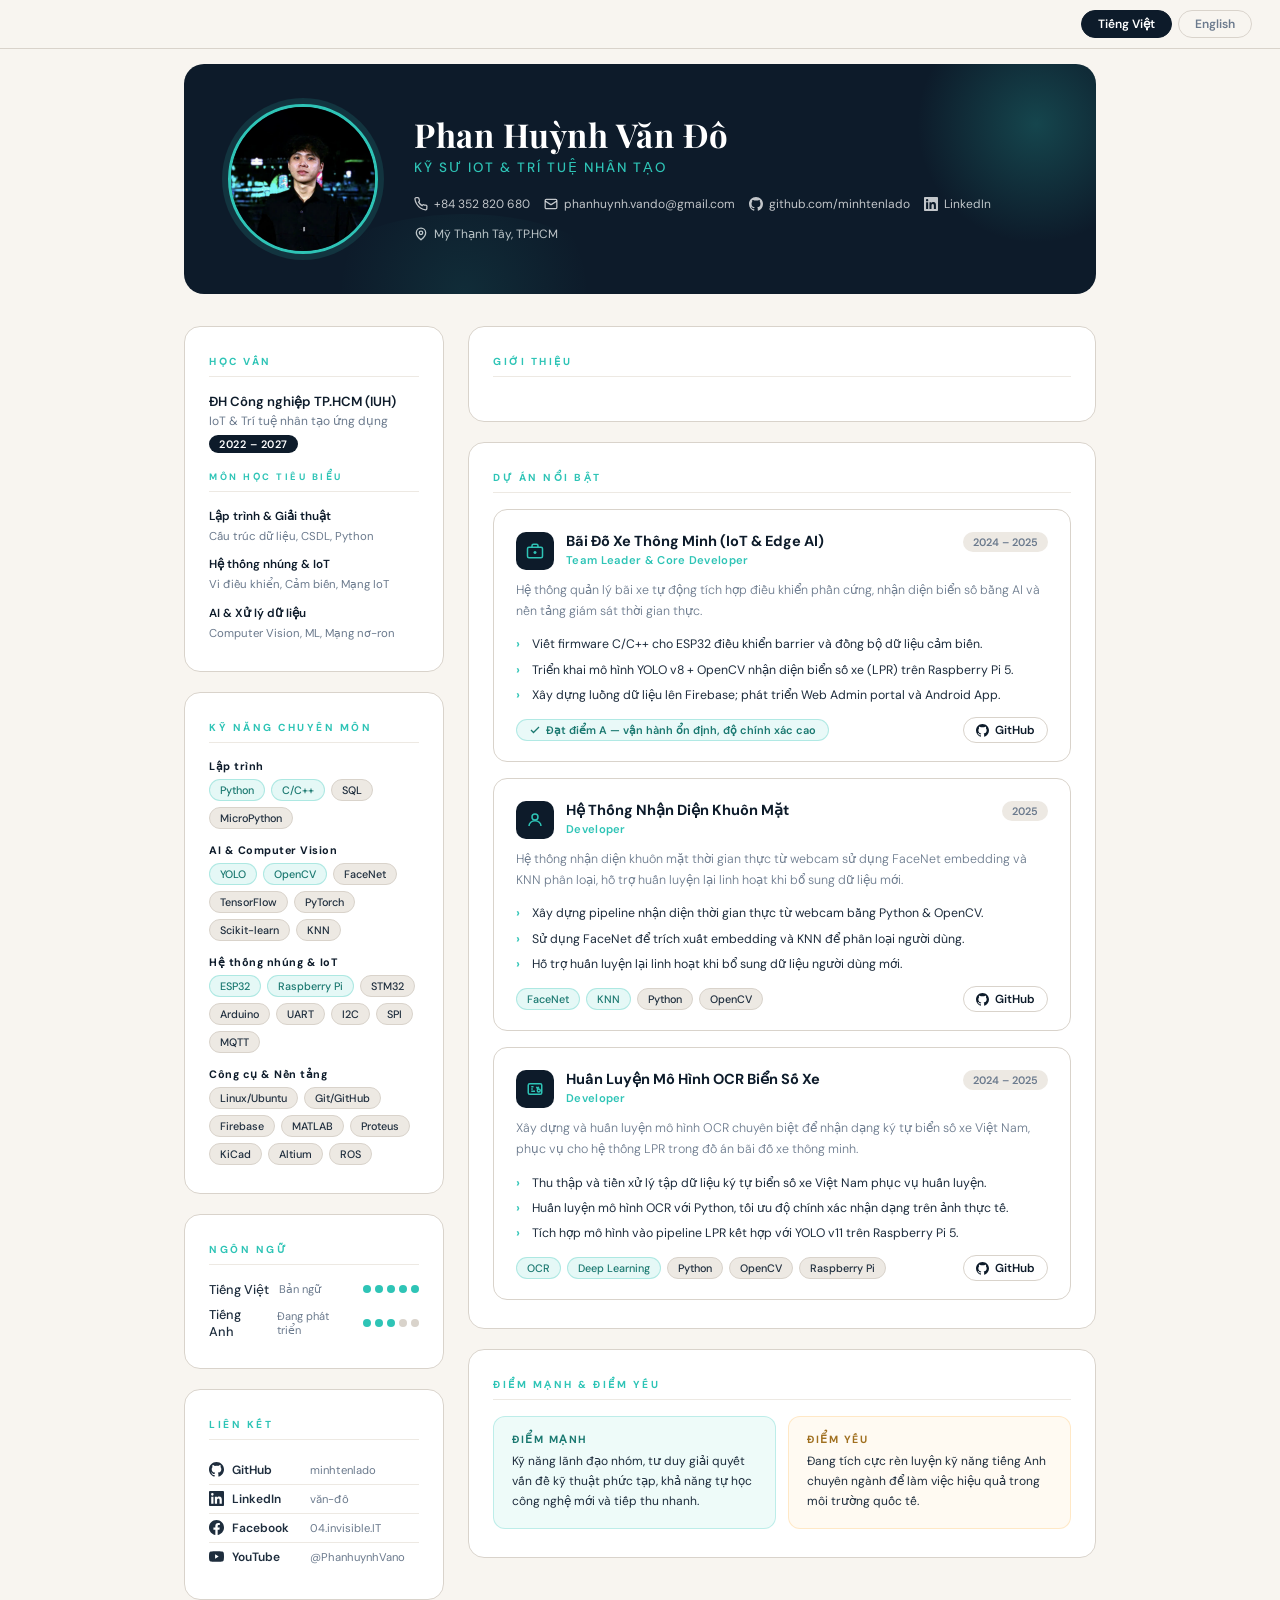
<file: index.html>
<!DOCTYPE html>
<html lang="vi">

<head>
    <meta charset="UTF-8" />
    <meta name="viewport" content="width=device-width, initial-scale=1.0" />
    <title>Phan Huỳnh Văn Đô — IoT & AI Engineer</title>
    <link href="https://fonts.googleapis.com/css2?family=DM+Sans:ital,wght@0,300;0,400;0,500;0,600;0,700;1,300&family=Playfair+Display:wght@600;700&display=swap" rel="stylesheet" />
    <link rel="stylesheet" href="assets/css/styles.css" />
</head>

<body>

    <!-- Language bar -->
    <div class="lang-bar">
        <button id="btn-vi" class="active" onclick="setLang('vi')">Tiếng Việt</button>
        <button id="btn-en" onclick="setLang('en')">English</button>
    </div>

    <div class="page">

        <!-- ── HERO ── -->
        <header class="hero">
            <div class="avatar-wrap">
                <img src="assets/image.png" alt="Phan Huỳnh Văn Đô" />
            </div>
            <div class="hero-text">
                <div class="hero-name">Phan Huỳnh Văn Đô</div>
                <div class="hero-title"
                    data-vi="Kỹ sư IoT &amp; Trí Tuệ Nhân Tạo"
                    data-en="IoT &amp; AI Engineer / R&amp;D Engineer">
                     Kỹ sư IoT &amp; Trí Tuệ Nhân Tạo
                </div>
                <div class="hero-contacts">
                    <a href="tel:+84352820680">
                        <svg width="14" height="14" viewBox="0 0 24 24" fill="none" stroke="currentColor" stroke-width="2.2">
                            <path d="M22 16.92v3a2 2 0 0 1-2.18 2 19.79 19.79 0 0 1-8.63-3.07A19.5 19.5 0 0 1 4.69 12 19.79 19.79 0 0 1 1.61 3.44 2 2 0 0 1 3.6 1.25h3a2 2 0 0 1 2 1.72 12.84 12.84 0 0 0 .7 2.81 2 2 0 0 1-.45 2.11L7.91 8.72a16 16 0 0 0 6 6l.91-.91a2 2 0 0 1 2.11-.45 12.84 12.84 0 0 0 2.81.7A2 2 0 0 1 22 16.92z" />
                        </svg>
                        +84 352 820 680
                    </a>
                    <a href="mailto:phanhuynh.vando@gmail.com">
                        <svg width="14" height="14" viewBox="0 0 24 24" fill="none" stroke="currentColor" stroke-width="2.2">
                            <rect x="2" y="4" width="20" height="16" rx="2" />
                            <path d="m22 7-8.97 5.7a1.94 1.94 0 0 1-2.06 0L2 7" />
                        </svg>
                        phanhuynh.vando@gmail.com
                    </a>
                    <a href="https://github.com/minhtenlado" target="_blank">
                        <svg width="14" height="14" viewBox="0 0 24 24" fill="currentColor">
                            <path d="M12 0C5.37 0 0 5.37 0 12c0 5.31 3.44 9.8 8.2 11.38.6.11.82-.26.82-.58v-2.03c-3.34.72-4.04-1.61-4.04-1.61-.55-1.39-1.33-1.76-1.33-1.76-1.09-.74.08-.73.08-.73 1.21.08 1.84 1.24 1.84 1.24 1.07 1.84 2.81 1.3 3.5 1 .11-.78.42-1.3.76-1.6-2.67-.3-5.47-1.33-5.47-5.93 0-1.31.47-2.38 1.24-3.22-.12-.3-.54-1.52.12-3.18 0 0 1.01-.32 3.3 1.23a11.5 11.5 0 0 1 3-.4c1.02 0 2.04.14 3 .4 2.29-1.55 3.3-1.23 3.3-1.23.66 1.66.24 2.88.12 3.18.77.84 1.24 1.91 1.24 3.22 0 4.61-2.81 5.62-5.49 5.92.43.37.82 1.1.82 2.22v3.29c0 .32.21.7.82.58C20.56 21.8 24 17.31 24 12c0-6.63-5.37-12-12-12z" />
                        </svg>
                        github.com/minhtenlado
                    </a>
                    <a href="https://www.linkedin.com/in/văn-đô" target="_blank">
                        <svg width="14" height="14" viewBox="0 0 24 24" fill="currentColor">
                            <path d="M20.45 20.45h-3.55v-5.57c0-1.33-.03-3.04-1.85-3.04-1.85 0-2.14 1.45-2.14 2.94v5.67H9.36V9h3.41v1.56h.05c.48-.9 1.64-1.85 3.37-1.85 3.6 0 4.27 2.37 4.27 5.45v6.29zM5.34 7.43a2.06 2.06 0 1 1 0-4.12 2.06 2.06 0 0 1 0 4.12zm1.78 13.02H3.56V9h3.56v11.45zM22.23 0H1.77C.79 0 0 .77 0 1.72v20.56C0 23.23.79 24 1.77 24h20.46c.98 0 1.77-.77 1.77-1.72V1.72C24 .77 23.21 0 22.23 0z" />
                        </svg>
                        LinkedIn
                    </a>
                    <a>
                        <svg width="14" height="14" viewBox="0 0 24 24" fill="none" stroke="currentColor" stroke-width="2.2">
                            <path d="M20 10c0 6-8 12-8 12S4 16 4 10a8 8 0 0 1 16 0z" />
                            <circle cx="12" cy="10" r="3" />
                        </svg>
                        <span data-vi="Mỹ Thạnh Tây, TP.HCM" data-en="My Thanh Tay, Ho Chi Minh City">Mỹ Thạnh Tây, TP.HCM</span>
                    </a>
                </div>
            </div>
        </header>

        <!-- ── BODY ── -->
        <div class="body-grid">

            <!-- LEFT SIDEBAR -->
            <aside>

                <!-- Education -->
                <div class="card">
                    <div class="section-label" data-vi="Học Vấn" data-en="Education">Học Vấn</div>
                    <div class="edu-school" data-vi="ĐH Công nghiệp TP.HCM (IUH)" data-en="Industrial University of HCMC (IUH)">ĐH Công nghiệp TP.HCM (IUH)</div>
                    <div class="edu-major" data-vi="IoT &amp; Trí tuệ nhân tạo ứng dụng" data-en="Applied IoT &amp; Artificial Intelligence">IoT &amp; Trí tuệ nhân tạo ứng dụng</div>
                    <div class="edu-year">2022 – 2027</div>

                    <div style="margin-top:18px;">
                        <div class="section-label" style="font-size:.62rem;" data-vi="Môn học tiêu biểu" data-en="Key Coursework">Môn học tiêu biểu</div>
                        <div class="course-group">
                            <div class="course-title" data-vi="Lập trình &amp; Giải thuật" data-en="Programming &amp; Algorithms">Lập trình &amp; Giải thuật</div>
                            <div class="course-list" data-vi="Cấu trúc dữ liệu, CSDL, Python" data-en="Data Structures, Databases, Python">Cấu trúc dữ liệu, CSDL, Python</div>
                        </div>
                        <div class="course-group">
                            <div class="course-title" data-vi="Hệ thống nhúng &amp; IoT" data-en="Embedded Systems &amp; IoT">Hệ thống nhúng &amp; IoT</div>
                            <div class="course-list" data-vi="Vi điều khiển, Cảm biến, Mạng IoT" data-en="Microcontrollers, Sensors, IoT Networks">Vi điều khiển, Cảm biến, Mạng IoT</div>
                        </div>
                        <div class="course-group">
                            <div class="course-title" data-vi="AI &amp; Xử lý dữ liệu" data-en="AI &amp; Data Processing">AI &amp; Xử lý dữ liệu</div>
                            <div class="course-list" data-vi="Computer Vision, Machine Learning, Neural Networks" data-en="Computer Vision, Machine Learning, Neural Networks">Computer Vision, ML, Mạng nơ-ron</div>
                        </div>
                    </div>
                </div>

                <!-- Skills -->
                <div class="card">
                    <div class="section-label" data-vi="Kỹ Năng Chuyên Môn" data-en="Technical Skills">Kỹ Năng Chuyên Môn</div>
                    <div class="skill-group">
                        <div class="skill-group-label" data-vi="Lập trình" data-en="Programming">Lập trình</div>
                        <div class="tags">
                            <span class="tag accent">Python</span>
                            <span class="tag accent">C/C++</span>
                            <span class="tag">SQL</span>
                            <span class="tag">MicroPython</span>
                        </div>
                    </div>
                    <div class="skill-group">
                        <div class="skill-group-label" data-vi="AI &amp; Computer Vision" data-en="AI &amp; Computer Vision">AI &amp; Computer Vision</div>
                        <div class="tags">
                            <span class="tag accent">YOLO</span>
                            <span class="tag accent">OpenCV</span>
                            <span class="tag">FaceNet</span>
                            <span class="tag">TensorFlow</span>
                            <span class="tag">PyTorch</span>
                            <span class="tag">Scikit-learn</span>
                            <span class="tag">KNN</span>
                        </div>
                    </div>
                    <div class="skill-group">
                        <div class="skill-group-label" data-vi="Hệ thống nhúng &amp; IoT" data-en="Embedded &amp; IoT">Hệ thống nhúng &amp; IoT</div>
                        <div class="tags">
                            <span class="tag accent">ESP32</span>
                            <span class="tag accent">Raspberry Pi</span>
                            <span class="tag">STM32</span>
                            <span class="tag">Arduino</span>
                            <span class="tag">UART</span>
                            <span class="tag">I2C</span>
                            <span class="tag">SPI</span>
                            <span class="tag">MQTT</span>
                        </div>
                    </div>
                    <div class="skill-group">
                        <div class="skill-group-label" data-vi="Công cụ &amp; Nền tảng" data-en="Tools &amp; Platforms">Công cụ &amp; Nền tảng</div>
                        <div class="tags">
                            <span class="tag">Linux/Ubuntu</span>
                            <span class="tag">Git/GitHub</span>
                            <span class="tag">Firebase</span>
                            <span class="tag">MATLAB</span>
                            <span class="tag">Proteus</span>
                            <span class="tag">KiCad</span>
                            <span class="tag">Altium</span>
                            <span class="tag">ROS</span>
                        </div>
                    </div>
                </div>

                <!-- Language -->
                <div class="card">
                    <div class="section-label" data-vi="Ngôn Ngữ" data-en="Languages">Ngôn Ngữ</div>
                    <div class="lang-item">
                        <span class="lang-name" data-vi="Tiếng Việt" data-en="Vietnamese">Tiếng Việt</span>
                        <span class="lang-level" data-vi="Bản ngữ" data-en="Native">Bản ngữ</span>
                        <div class="lang-dots">
                            <div class="dot on"></div>
                            <div class="dot on"></div>
                            <div class="dot on"></div>
                            <div class="dot on"></div>
                            <div class="dot on"></div>
                        </div>
                    </div>
                    <div class="lang-item">
                        <span class="lang-name" data-vi="Tiếng Anh" data-en="English">Tiếng Anh</span>
                        <span class="lang-level" data-vi="Đang phát triển" data-en="Developing">Đang phát triển</span>
                        <div class="lang-dots">
                            <div class="dot on"></div>
                            <div class="dot on"></div>
                            <div class="dot on"></div>
                            <div class="dot"></div>
                            <div class="dot"></div>
                        </div>
                    </div>
                </div>

                <!-- Social Links -->
                <div class="card">
                    <div class="section-label" data-vi="Liên Kết" data-en="Links">Liên Kết</div>
                    <a class="link-item" href="https://github.com/minhtenlado" target="_blank">
                        <svg width="15" height="15" viewBox="0 0 24 24" fill="currentColor">
                            <path d="M12 0C5.37 0 0 5.37 0 12c0 5.31 3.44 9.8 8.2 11.38.6.11.82-.26.82-.58v-2.03c-3.34.72-4.04-1.61-4.04-1.61-.55-1.39-1.33-1.76-1.33-1.76-1.09-.74.08-.73.08-.73 1.21.08 1.84 1.24 1.84 1.24 1.07 1.84 2.81 1.3 3.5 1 .11-.78.42-1.3.76-1.6-2.67-.3-5.47-1.33-5.47-5.93 0-1.31.47-2.38 1.24-3.22-.12-.3-.54-1.52.12-3.18 0 0 1.01-.32 3.3 1.23a11.5 11.5 0 0 1 3-.4c1.02 0 2.04.14 3 .4 2.29-1.55 3.3-1.23 3.3-1.23.66 1.66.24 2.88.12 3.18.77.84 1.24 1.91 1.24 3.22 0 4.61-2.81 5.62-5.49 5.92.43.37.82 1.1.82 2.22v3.29c0 .32.21.7.82.58C20.56 21.8 24 17.31 24 12c0-6.63-5.37-12-12-12z" />
                        </svg>
                        <span class="link-label">GitHub</span>
                        <span style="color:var(--muted);font-size:.75rem;">minhtenlado</span>
                    </a>
                    <a class="link-item" href="https://www.linkedin.com/in/văn-đô" target="_blank">
                        <svg width="15" height="15" viewBox="0 0 24 24" fill="currentColor">
                            <path d="M20.45 20.45h-3.55v-5.57c0-1.33-.03-3.04-1.85-3.04-1.85 0-2.14 1.45-2.14 2.94v5.67H9.36V9h3.41v1.56h.05c.48-.9 1.64-1.85 3.37-1.85 3.6 0 4.27 2.37 4.27 5.45v6.29zM5.34 7.43a2.06 2.06 0 1 1 0-4.12 2.06 2.06 0 0 1 0 4.12zm1.78 13.02H3.56V9h3.56v11.45zM22.23 0H1.77C.79 0 0 .77 0 1.72v20.56C0 23.23.79 24 1.77 24h20.46c.98 0 1.77-.77 1.77-1.72V1.72C24 .77 23.21 0 22.23 0z" />
                        </svg>
                        <span class="link-label">LinkedIn</span>
                        <span style="color:var(--muted);font-size:.75rem;">văn-đô</span>
                    </a>
                    <a class="link-item" href="https://www.facebook.com/04.invisible.IT" target="_blank">
                        <svg width="15" height="15" viewBox="0 0 24 24" fill="currentColor">
                            <path d="M24 12.07C24 5.41 18.63 0 12 0S0 5.41 0 12.07C0 18.1 4.39 23.1 10.13 24v-8.44H7.08v-3.49h3.04V9.41c0-3.02 1.8-4.7 4.54-4.7 1.31 0 2.68.24 2.68.24v2.97h-1.51c-1.49 0-1.95.93-1.95 1.88v2.27h3.32l-.53 3.49h-2.79V24C19.61 23.1 24 18.1 24 12.07z" />
                        </svg>
                        <span class="link-label">Facebook</span>
                        <span style="color:var(--muted);font-size:.75rem;">04.invisible.IT</span>
                    </a>
                    <a class="link-item" href="https://www.youtube.com/@PhanhuynhVano" target="_blank">
                        <svg width="15" height="15" viewBox="0 0 24 24" fill="currentColor">
                            <path d="M23.5 6.19a3.02 3.02 0 0 0-2.12-2.14C19.55 3.5 12 3.5 12 3.5s-7.55 0-9.38.55A3.02 3.02 0 0 0 .5 6.19C0 8.04 0 12 0 12s0 3.96.5 5.81a3.02 3.02 0 0 0 2.12 2.14C4.45 20.5 12 20.5 12 20.5s7.55 0 9.38-.55a3.02 3.02 0 0 0 2.12-2.14C24 15.96 24 12 24 12s0-3.96-.5-5.81zM9.75 15.52V8.48L15.5 12l-5.75 3.52z" />
                        </svg>
                        <span class="link-label">YouTube</span>
                        <span style="color:var(--muted);font-size:.75rem;">@PhanhuynhVano</span>
                    </a>
                </div>

            </aside>

            <!-- RIGHT MAIN -->
            <main>

                <!-- Profile -->
                <div class="card">
                    <div class="section-label" data-vi="Giới Thiệu" data-en="Profile">Giới Thiệu</div>
                    <p class="profile-text"
                        data-vi="Kỹ sư định hướng R&D trong lĩnh vực IoT và Trí tuệ nhân tạo ứng dụng, sở hữu nền tảng vững chắc về hệ thống nhúng, 
                        xử lý ảnh và phát triển các giải pháp thông minh tích hợp. Có tư duy logic, khả năng phân tích hệ thống tốt và kinh nghiệm 
                        triển khai thực tế các mô hình AI kết hợp phần cứng – phần mềm nhằm giải quyết các bài toán trong đời sống và công nghiệp. 
                        Đã tham gia phát triển các dự án như hệ thống bãi đỗ xe thông minh, nhận diện khuôn mặt, giám sát và điều khiển thiết bị qua Internet, 
                        với trọng tâm là tối ưu hiệu năng, độ tin cậy và khả năng mở rộng của hệ thống. Có khả năng làm việc từ mức thiết kế kiến trúc, 
                        xây dựng thuật toán, phát triển firmware, đến tích hợp giao diện và triển khai vận hành thực tế. Quan tâm sâu đến các công nghệ Computer Vision, 
                        Embedded AI, Robotics, IoT Platform và hệ thống thời gian thực, đồng thời luôn chủ động cập nhật công nghệ mới để nâng cao chất lượng giải pháp. 
                        Định hướng phát triển trở thành kỹ sư R&D đa năng, có thể tham gia toàn bộ vòng đời sản phẩm từ nghiên cứu, thiết kế, 
                        thử nghiệm đến thương mại hóa, đóng góp trực tiếp vào việc xây dựng các sản phẩm thông minh, tối ưu chi phí và mang lại giá trị thực tiễn cao cho doanh nghiệp."
                        data-en="An R&D-oriented engineer specializing in Internet of Things and Applied Artificial Intelligence, with a strong foundation in embedded systems, computer vision, 
                        and intelligent system integration. Possesses solid logical thinking, strong system analysis skills, and hands-on experience developing AI-driven solutions that combine hardware 
                        and software to address real-world and industrial challenges. Contributed to projects such as smart parking systems, face recognition solutions, and IoT-based monitoring and control platforms, 
                        with a focus on performance optimization, reliability, and system scalability. Capable of working across the full development stack, from system architecture design and algorithm development 
                        to firmware implementation, UI integration, and real-world deployment. Deeply interested in Computer Vision, Embedded AI, Robotics, IoT platforms, and real-time systems, while continuously learning and adopting emerging technologies to 
                        improve solution quality. Aims to grow into a versatile R&D engineer who can contribute across the entire product lifecycle—from research and 
                        design to testing and commercialization—delivering intelligent, cost-effective solutions that create practical value for businesses.">
    
                    </p>
                </div>

                <!-- Projects -->
                <div class="card">
                    <div class="section-label" data-vi="Dự Án Nổi Bật" data-en="Featured Projects">Dự Án Nổi Bật</div>

                    <!-- Project 1 -->
                    <div class="project-card">
                        <div class="project-header">
                            <div class="project-icon">
                                <svg width="18" height="18" viewBox="0 0 24 24" fill="none" stroke="#2ec4b6" stroke-width="2">
                                    <rect x="2" y="7" width="20" height="14" rx="2" />
                                    <path d="M16 7V5a2 2 0 0 0-2-2h-4a2 2 0 0 0-2 2v2" />
                                    <line x1="12" y1="12" x2="12" y2="16" />
                                    <line x1="10" y1="14" x2="14" y2="14" />
                                </svg>
                            </div>
                            <div class="project-meta">
                                <div class="project-name"
                                    data-vi="Bãi Đỗ Xe Thông Minh (IoT &amp; Edge AI)"
                                    data-en="Smart Parking System (IoT &amp; Edge AI)">
                                    Bãi Đỗ Xe Thông Minh (IoT &amp; Edge AI)
                                </div>
                                <div class="project-role"
                                    data-vi="Team Leader &amp; Core Developer"
                                    data-en="Team Leader &amp; Core Developer">
                                    Team Leader &amp; Core Developer
                                </div>
                            </div>
                            <div class="project-year">2024 – 2025</div>
                        </div>
                        <p class="project-desc"
                            data-vi="Hệ thống quản lý bãi xe tự động tích hợp điều khiển phần cứng, nhận diện biển số bằng AI và nền tảng giám sát thời gian thực."
                            data-en="A fully automated parking management system integrating hardware device control, AI-powered license plate recognition, and a real-time monitoring platform.">
                            Hệ thống quản lý bãi xe tự động tích hợp điều khiển phần cứng, nhận diện biển số bằng AI và nền tảng giám sát thời gian thực.
                        </p>
                        <ul class="project-points">
                            <li data-vi="Viết firmware C/C++ cho ESP32 điều khiển barrier và đồng bộ dữ liệu cảm biến."
                                data-en="Developed C/C++ firmware for ESP32 to control barrier gate and synchronize sensor data.">
                                Viết firmware C/C++ cho ESP32 điều khiển barrier và đồng bộ dữ liệu cảm biến.
                            </li>
                            <li data-vi="Triển khai mô hình YOLO v8 + OpenCV nhận diện biển số xe (LPR) trên Raspberry Pi 5."
                                data-en="Deployed YOLO v8 + OpenCV license plate recognition (LPR) model on Raspberry Pi 5.">
                                Triển khai mô hình YOLO v8 + OpenCV nhận diện biển số xe (LPR) trên Raspberry Pi 5.
                            </li>
                            <li data-vi="Xây dựng luồng dữ liệu lên Firebase; phát triển Web Admin portal và Android App."
                                data-en="Built data pipeline to Firebase; developed Web Admin portal and Android App.">
                                Xây dựng luồng dữ liệu lên Firebase; phát triển Web Admin portal và Android App.
                            </li>
                        </ul>
                        <div class="project-footer">
                            <div class="result-badge">
                                <svg width="12" height="12" viewBox="0 0 24 24" fill="none" stroke="currentColor" stroke-width="2.5">
                                    <polyline points="20 6 9 17 4 12" />
                                </svg>
                                <span data-vi="Đạt điểm A — vận hành ổn định, độ chính xác cao"
                                      data-en="Grade A — high stability &amp; accuracy">
                                    Đạt điểm A — vận hành ổn định, độ chính xác cao
                                </span>
                            </div>
                            <a class="github-link" href="https://github.com/minhtenlado/EDGE_NODE.git" target="_blank">
                                <svg width="13" height="13" viewBox="0 0 24 24" fill="currentColor">
                                    <path d="M12 0C5.37 0 0 5.37 0 12c0 5.31 3.44 9.8 8.2 11.38.6.11.82-.26.82-.58v-2.03c-3.34.72-4.04-1.61-4.04-1.61-.55-1.39-1.33-1.76-1.33-1.76-1.09-.74.08-.73.08-.73 1.21.08 1.84 1.24 1.84 1.24 1.07 1.84 2.81 1.3 3.5 1 .11-.78.42-1.3.76-1.6-2.67-.3-5.47-1.33-5.47-5.93 0-1.31.47-2.38 1.24-3.22-.12-.3-.54-1.52.12-3.18 0 0 1.01-.32 3.3 1.23a11.5 11.5 0 0 1 3-.4c1.02 0 2.04.14 3 .4 2.29-1.55 3.3-1.23 3.3-1.23.66 1.66.24 2.88.12 3.18.77.84 1.24 1.91 1.24 3.22 0 4.61-2.81 5.62-5.49 5.92.43.37.82 1.1.82 2.22v3.29c0 .32.21.7.82.58C20.56 21.8 24 17.31 24 12c0-6.63-5.37-12-12-12z" />
                                </svg>
                                GitHub
                            </a>
                        </div>
                    </div>

                    <!-- Project 2 -->
                    <div class="project-card">
                        <div class="project-header">
                            <div class="project-icon">
                                <svg width="18" height="18" viewBox="0 0 24 24" fill="none" stroke="#2ec4b6" stroke-width="2">
                                    <circle cx="12" cy="8" r="4" />
                                    <path d="M4 20c0-4 3.6-7 8-7s8 3 8 7" />
                                </svg>
                            </div>
                            <div class="project-meta">
                                <div class="project-name"
                                    data-vi="Hệ Thống Nhận Diện Khuôn Mặt"
                                    data-en="Face Recognition System">
                                    Hệ Thống Nhận Diện Khuôn Mặt
                                </div>
                                <div class="project-role" data-vi="Developer" data-en="Developer">Developer</div>
                            </div>
                            <div class="project-year">2025</div>
                        </div>
                        <p class="project-desc"
                            data-vi="Hệ thống nhận diện khuôn mặt thời gian thực từ webcam sử dụng FaceNet embedding và KNN phân loại, hỗ trợ huấn luyện lại linh hoạt khi bổ sung dữ liệu mới."
                            data-en="Real-time face recognition system via webcam using FaceNet for embedding extraction and KNN classification, with flexible retraining support when adding new data.">
                            Hệ thống nhận diện khuôn mặt thời gian thực từ webcam sử dụng FaceNet embedding và KNN phân loại, hỗ trợ huấn luyện lại linh hoạt khi bổ sung dữ liệu mới.
                        </p>
                        <ul class="project-points">
                            <li data-vi="Xây dựng pipeline nhận diện thời gian thực từ webcam bằng Python &amp; OpenCV."
                                data-en="Built a real-time recognition pipeline from webcam using Python &amp; OpenCV.">
                                Xây dựng pipeline nhận diện thời gian thực từ webcam bằng Python &amp; OpenCV.
                            </li>
                            <li data-vi="Sử dụng FaceNet để trích xuất embedding và KNN để phân loại người dùng."
                                data-en="Used FaceNet for embedding extraction and KNN for user classification.">
                                Sử dụng FaceNet để trích xuất embedding và KNN để phân loại người dùng.
                            </li>
                            <li data-vi="Hỗ trợ huấn luyện lại linh hoạt khi bổ sung dữ liệu người dùng mới."
                                data-en="Supports flexible retraining when new user data is added.">
                                Hỗ trợ huấn luyện lại linh hoạt khi bổ sung dữ liệu người dùng mới.
                            </li>
                        </ul>
                        <div class="project-footer">
                            <div style="display:flex;flex-wrap:wrap;gap:6px;">
                                <span class="tag accent">FaceNet</span>
                                <span class="tag accent">KNN</span>
                                <span class="tag">Python</span>
                                <span class="tag">OpenCV</span>
                            </div>
                            <a class="github-link" href="https://github.com/minhtenlado/face_recognition.git" target="_blank">
                                <svg width="13" height="13" viewBox="0 0 24 24" fill="currentColor">
                                    <path d="M12 0C5.37 0 0 5.37 0 12c0 5.31 3.44 9.8 8.2 11.38.6.11.82-.26.82-.58v-2.03c-3.34.72-4.04-1.61-4.04-1.61-.55-1.39-1.33-1.76-1.33-1.76-1.09-.74.08-.73.08-.73 1.21.08 1.84 1.24 1.84 1.24 1.07 1.84 2.81 1.3 3.5 1 .11-.78.42-1.3.76-1.6-2.67-.3-5.47-1.33-5.47-5.93 0-1.31.47-2.38 1.24-3.22-.12-.3-.54-1.52.12-3.18 0 0 1.01-.32 3.3 1.23a11.5 11.5 0 0 1 3-.4c1.02 0 2.04.14 3 .4 2.29-1.55 3.3-1.23 3.3-1.23.66 1.66.24 2.88.12 3.18.77.84 1.24 1.91 1.24 3.22 0 4.61-2.81 5.62-5.49 5.92.43.37.82 1.1.82 2.22v3.29c0 .32.21.7.82.58C20.56 21.8 24 17.31 24 12c0-6.63-5.37-12-12-12z" />
                                </svg>
                                GitHub
                            </a>
                        </div>
                    </div>

                    <!-- Project 3 -->
                    <div class="project-card">
                        <div class="project-header">
                            <div class="project-icon">
                                <svg width="18" height="18" viewBox="0 0 24 24" fill="none" stroke="#2ec4b6" stroke-width="2">
                                    <rect x="3" y="5" width="18" height="14" rx="2" />
                                    <path d="M7 9h3M7 12h2M7 15h5" />
                                    <path d="M14 9l1.5 3L17 9" />
                                    <circle cx="17" cy="14" r="2" />
                                </svg>
                            </div>
                            <div class="project-meta">
                                <div class="project-name"
                                    data-vi="Huấn Luyện Mô Hình OCR Biển Số Xe"
                                    data-en="License Plate OCR Model Training">
                                    Huấn Luyện Mô Hình OCR Biển Số Xe
                                </div>
                                <div class="project-role" data-vi="Developer" data-en="Developer">Developer</div>
                            </div>
                            <div class="project-year">2024 – 2025</div>
                        </div>
                        <p class="project-desc"
                            data-vi="Xây dựng và huấn luyện mô hình OCR chuyên biệt để nhận dạng ký tự biển số xe Việt Nam, phục vụ cho hệ thống LPR trong đồ án bãi đỗ xe thông minh."
                            data-en="Built and trained a specialized OCR model for Vietnamese license plate character recognition, powering the LPR pipeline in the Smart Parking System project.">
                            Xây dựng và huấn luyện mô hình OCR chuyên biệt để nhận dạng ký tự biển số xe Việt Nam, phục vụ cho hệ thống LPR trong đồ án bãi đỗ xe thông minh.
                        </p>
                        <ul class="project-points">
                            <li data-vi="Thu thập và tiền xử lý tập dữ liệu ký tự biển số xe Việt Nam phục vụ huấn luyện."
                                data-en="Collected and preprocessed Vietnamese license plate character datasets for training.">
                                Thu thập và tiền xử lý tập dữ liệu ký tự biển số xe Việt Nam phục vụ huấn luyện.
                            </li>
                            <li data-vi="Huấn luyện mô hình OCR với Python, tối ưu độ chính xác nhận dạng trên ảnh thực tế."
                                data-en="Trained the OCR model with Python, optimizing recognition accuracy on real-world images.">
                                Huấn luyện mô hình OCR với Python, tối ưu độ chính xác nhận dạng trên ảnh thực tế.
                            </li>
                            <li data-vi="Tích hợp mô hình vào pipeline LPR kết hợp với YOLO v8 trên Raspberry Pi 5."
                                data-en="Integrated the model into the LPR pipeline combined with YOLO v8 on Raspberry Pi 5.">
                                Tích hợp mô hình vào pipeline LPR kết hợp với YOLO v11 trên Raspberry Pi 5.
                            </li>
                        </ul>
                        <div class="project-footer">
                            <div style="display:flex;flex-wrap:wrap;gap:6px;">
                                <span class="tag accent">OCR</span>
                                <span class="tag accent">Deep Learning</span>
                                <span class="tag">Python</span>
                                <span class="tag">OpenCV</span>
                                <span class="tag">Raspberry Pi</span>
                            </div>
                            <a class="github-link" href="https://github.com/minhtenlado/train_ocr.git" target="_blank">
                                <svg width="13" height="13" viewBox="0 0 24 24" fill="currentColor">
                                    <path d="M12 0C5.37 0 0 5.37 0 12c0 5.31 3.44 9.8 8.2 11.38.6.11.82-.26.82-.58v-2.03c-3.34.72-4.04-1.61-4.04-1.61-.55-1.39-1.33-1.76-1.33-1.76-1.09-.74.08-.73.08-.73 1.21.08 1.84 1.24 1.84 1.24 1.07 1.84 2.81 1.3 3.5 1 .11-.78.42-1.3.76-1.6-2.67-.3-5.47-1.33-5.47-5.93 0-1.31.47-2.38 1.24-3.22-.12-.3-.54-1.52.12-3.18 0 0 1.01-.32 3.3 1.23a11.5 11.5 0 0 1 3-.4c1.02 0 2.04.14 3 .4 2.29-1.55 3.3-1.23 3.3-1.23.66 1.66.24 2.88.12 3.18.77.84 1.24 1.91 1.24 3.22 0 4.61-2.81 5.62-5.49 5.92.43.37.82 1.1.82 2.22v3.29c0 .32.21.7.82.58C20.56 21.8 24 17.31 24 12c0-6.63-5.37-12-12-12z" />
                                </svg>
                                GitHub
                            </a>
                        </div>
                    </div>

                </div>

                <!-- Strengths / Weaknesses -->
                <div class="card">
                    <div class="section-label" data-vi="Điểm Mạnh &amp; Điểm Yếu" data-en="Strengths &amp; Weaknesses">Điểm Mạnh &amp; Điểm Yếu</div>
                    <div class="sw-grid">
                        <div class="sw-item str">
                            <div class="sw-label" data-vi="Điểm Mạnh" data-en="Strengths">Điểm Mạnh</div>
                            <div class="sw-text"
                                data-vi="Kỹ năng lãnh đạo nhóm, tư duy giải quyết vấn đề kỹ thuật phức tạp, khả năng tự học công nghệ mới và tiếp thu nhanh."
                                data-en="Team leadership, complex technical problem-solving, self-learning ability and fast adoption of new technologies.">
                                Kỹ năng lãnh đạo nhóm, tư duy giải quyết vấn đề kỹ thuật phức tạp, khả năng tự học công nghệ mới và tiếp thu nhanh.
                            </div>
                        </div>
                        <div class="sw-item wk">
                            <div class="sw-label" data-vi="Điểm Yếu" data-en="Weakness">Điểm Yếu</div>
                            <div class="sw-text"
                                data-vi="Đang tích cực rèn luyện kỹ năng tiếng Anh chuyên ngành để làm việc hiệu quả trong môi trường quốc tế."
                                data-en="Actively developing technical English proficiency to perform effectively in international work environments.">
                                Đang tích cực rèn luyện kỹ năng tiếng Anh chuyên ngành để làm việc hiệu quả trong môi trường quốc tế.
                            </div>
                        </div>
                    </div>
                </div>

            </main>
        </div>
    </div>

    <script src="assets/js/script.js"></script>
</body>

</html>
</file>
<file: assets/css/styles.css>
/* ── RESET & ROOT ── */
*,
*::before,
*::after {
    box-sizing: border-box;
    margin: 0;
    padding: 0;
}

:root {
    --navy: #0d1b2a;
    --navy2: #1a2d42;
    --teal: #2ec4b6;
    --teal-lt: #3dddd0;
    --cream: #f8f5f0;
    --warm: #ede9e3;
    --text: #1e2d3d;
    --muted: #6b7a8d;
    --border: #d9d3cb;
    --white: #ffffff;
}

html {
    font-size: 15px;
    scroll-behavior: smooth;
}

body {
    font-family: 'DM Sans', sans-serif;
    background: var(--cream);
    color: var(--text);
    min-height: 100vh;
}

/* ── LANGUAGE SWITCHER ── */
.lang-bar {
    position: fixed;
    top: 0;
    left: 0;
    right: 0;
    z-index: 100;
    display: flex;
    justify-content: flex-end;
    align-items: center;
    gap: 6px;
    padding: 10px 28px;
    background: rgba(248, 245, 240, .92);
    backdrop-filter: blur(10px);
    border-bottom: 1px solid var(--border);
}

.lang-bar button {
    padding: 5px 16px;
    border-radius: 20px;
    border: 1.5px solid var(--border);
    background: transparent;
    cursor: pointer;
    font-family: inherit;
    font-size: .8rem;
    font-weight: 600;
    color: var(--muted);
    transition: all .2s;
}

.lang-bar button.active,
.lang-bar button:hover {
    background: var(--navy);
    color: var(--white);
    border-color: var(--navy);
}

/* ── LAYOUT ── */
.page {
    max-width: 960px;
    margin: 0 auto;
    padding: 64px 24px 64px;
}

/* ── HERO HEADER ── */
.hero {
    display: flex;
    align-items: center;
    gap: 36px;
    background: var(--navy);
    border-radius: 20px;
    padding: 40px 44px;
    margin-bottom: 32px;
    position: relative;
    overflow: hidden;
    animation: fadeUp .55s ease both;
}

.hero::before {
    content: '';
    position: absolute;
    top: -60px;
    right: -60px;
    width: 240px;
    height: 240px;
    border-radius: 50%;
    background: radial-gradient(circle, rgba(46, 196, 182, .25) 0%, transparent 70%);
    pointer-events: none;
}

.hero::after {
    content: '';
    position: absolute;
    bottom: -80px;
    left: 120px;
    width: 320px;
    height: 160px;
    border-radius: 50%;
    background: radial-gradient(circle, rgba(46, 196, 182, .1) 0%, transparent 70%);
    pointer-events: none;
}

.avatar-wrap {
    flex-shrink: 0;
    width: 150px;
    height: 150px;
    border-radius: 50%;
    border: 3px solid var(--teal);
    overflow: hidden;
    box-shadow: 0 0 0 6px rgba(46, 196, 182, .15);
}

.avatar-wrap img {
    width: 100%;
    height: 100%;
    object-fit: cover;
}

.avatar-placeholder {
    width: 100%;
    height: 100%;
    background: var(--navy2);
    display: flex;
    align-items: center;
    justify-content: center;
    font-size: 3.2rem;
    color: var(--teal);
    font-weight: 700;
}

.hero-text {
    flex: 1;
}

.hero-name {
    font-family: 'Playfair Display', serif;
    font-size: 2.2rem;
    font-weight: 700;
    color: var(--white);
    letter-spacing: .5px;
    line-height: 1.1;
}

.hero-title {
    margin-top: 6px;
    font-size: .9rem;
    font-weight: 500;
    letter-spacing: 2px;
    text-transform: uppercase;
    color: var(--teal);
}

.hero-contacts {
    display: flex;
    flex-wrap: wrap;
    gap: 14px;
    margin-top: 20px;
}

.hero-contacts a {
    display: flex;
    align-items: center;
    gap: 6px;
    font-size: .8rem;
    color: rgba(255, 255, 255, .75);
    text-decoration: none;
    transition: color .2s;
}

.hero-contacts a:hover {
    color: var(--teal);
}

.hero-contacts svg {
    flex-shrink: 0;
}

/* ── TWO-COLUMN BODY ── */
.body-grid {
    display: grid;
    grid-template-columns: 260px 1fr;
    gap: 24px;
    align-items: start;
    animation: fadeUp .55s .12s ease both;
}

/* ── CARD ── */
.card {
    background: var(--white);
    border-radius: 16px;
    padding: 28px 24px;
    border: 1px solid var(--border);
    margin-bottom: 20px;
}

.card:last-child {
    margin-bottom: 0;
}

.section-label {
    font-size: .68rem;
    font-weight: 700;
    letter-spacing: 2.5px;
    text-transform: uppercase;
    color: var(--teal);
    margin-bottom: 16px;
    padding-bottom: 8px;
    border-bottom: 1.5px solid var(--warm);
}

/* ── PROFILE ── */
.profile-text {
    font-size: .88rem;
    line-height: 1.75;
    color: var(--text);
    font-weight: 300;
}

/* ── SIDEBAR ITEMS ── */
.skill-group {
    margin-bottom: 14px;
}

.skill-group:last-child {
    margin-bottom: 0;
}

.skill-group-label {
    font-size: .72rem;
    font-weight: 700;
    color: var(--navy);
    letter-spacing: .5px;
    margin-bottom: 6px;
}

.tags {
    display: flex;
    flex-wrap: wrap;
    gap: 6px;
}

.tag {
    display: inline-block;
    padding: 3px 10px;
    border-radius: 20px;
    font-size: .72rem;
    font-weight: 500;
    background: var(--warm);
    color: var(--text);
    border: 1px solid var(--border);
}

.tag.accent {
    background: rgba(46, 196, 182, .12);
    border-color: rgba(46, 196, 182, .3);
    color: #1a7870;
}

/* ── EDUCATION ── */
.edu-school {
    font-weight: 600;
    font-size: .88rem;
    color: var(--navy);
}

.edu-major {
    font-size: .8rem;
    color: var(--muted);
    margin-top: 3px;
}

.edu-year {
    display: inline-block;
    margin-top: 6px;
    font-size: .72rem;
    font-weight: 600;
    letter-spacing: .5px;
    color: var(--white);
    background: var(--navy);
    padding: 2px 10px;
    border-radius: 20px;
}

/* ── COURSEWORK ── */
.course-group {
    margin-bottom: 10px;
}

.course-group:last-child {
    margin-bottom: 0;
}

.course-title {
    font-size: .78rem;
    font-weight: 600;
    color: var(--navy);
    margin-bottom: 4px;
}

.course-list {
    font-size: .76rem;
    color: var(--muted);
    line-height: 1.6;
}

/* ── LANGUAGE ── */
.lang-item {
    display: flex;
    align-items: center;
    gap: 10px;
    margin-bottom: 8px;
}

.lang-item:last-child {
    margin-bottom: 0;
}

.lang-name {
    font-size: .85rem;
    font-weight: 500;
}

.lang-level {
    font-size: .74rem;
    color: var(--muted);
}

.lang-dots {
    display: flex;
    gap: 4px;
    margin-left: auto;
}

.dot {
    width: 8px;
    height: 8px;
    border-radius: 50%;
    background: var(--border);
}

.dot.on {
    background: var(--teal);
}

/* ── LINKS SIDEBAR ── */
.link-item {
    display: flex;
    align-items: center;
    gap: 8px;
    font-size: .8rem;
    text-decoration: none;
    color: var(--text);
    padding: 6px 0;
    border-bottom: 1px solid var(--warm);
    transition: color .2s;
}

.link-item:last-child {
    border-bottom: none;
}

.link-item:hover {
    color: var(--teal);
}

.link-label {
    font-weight: 600;
    min-width: 70px;
}

/* ── PROJECTS ── */
.project-card {
    background: var(--white);
    border: 1px solid var(--border);
    border-radius: 14px;
    padding: 22px 22px 18px;
    margin-bottom: 16px;
    transition: box-shadow .25s, transform .25s;
}

.project-card:last-child {
    margin-bottom: 0;
}

.project-card:hover {
    box-shadow: 0 8px 28px rgba(13, 27, 42, .08);
    transform: translateY(-2px);
}

.project-header {
    display: flex;
    align-items: flex-start;
    gap: 12px;
    margin-bottom: 10px;
}

.project-icon {
    width: 38px;
    height: 38px;
    border-radius: 10px;
    background: var(--navy);
    display: flex;
    align-items: center;
    justify-content: center;
    flex-shrink: 0;
}

.project-meta {
    flex: 1;
}

.project-name {
    font-weight: 700;
    font-size: .97rem;
    color: var(--navy);
}

.project-role {
    font-size: .75rem;
    color: var(--teal);
    font-weight: 600;
    letter-spacing: .3px;
    margin-top: 2px;
}

.project-year {
    font-size: .72rem;
    color: var(--muted);
    background: var(--warm);
    padding: 3px 10px;
    border-radius: 20px;
    font-weight: 600;
    flex-shrink: 0;
}

.project-desc {
    font-size: .83rem;
    line-height: 1.7;
    color: var(--muted);
    margin-bottom: 12px;
    font-weight: 300;
}

.project-points {
    list-style: none;
}

.project-points li {
    position: relative;
    padding-left: 16px;
    font-size: .82rem;
    line-height: 1.65;
    color: var(--text);
    margin-bottom: 5px;
}

.project-points li::before {
    content: '›';
    position: absolute;
    left: 0;
    color: var(--teal);
    font-weight: 700;
}

.project-footer {
    display: flex;
    align-items: center;
    justify-content: space-between;
    margin-top: 12px;
    flex-wrap: wrap;
    gap: 8px;
}

.result-badge {
    display: inline-flex;
    align-items: center;
    gap: 5px;
    font-size: .73rem;
    font-weight: 600;
    color: #1a7870;
    background: rgba(46, 196, 182, .1);
    border: 1px solid rgba(46, 196, 182, .3);
    padding: 3px 12px;
    border-radius: 20px;
}

.github-link {
    display: inline-flex;
    align-items: center;
    gap: 6px;
    font-size: .78rem;
    font-weight: 600;
    color: var(--navy);
    text-decoration: none;
    border: 1.5px solid var(--border);
    padding: 4px 12px;
    border-radius: 20px;
    transition: all .2s;
}

.github-link:hover {
    background: var(--navy);
    color: var(--white);
    border-color: var(--navy);
}

/* ── STRENGTHS / WEAKNESSES ── */
.sw-grid {
    display: grid;
    grid-template-columns: 1fr 1fr;
    gap: 12px;
}

.sw-item {
    border-radius: 12px;
    padding: 16px 18px;
}

.sw-item.str {
    background: rgba(46, 196, 182, .08);
    border: 1px solid rgba(46, 196, 182, .25);
}

.sw-item.wk {
    background: rgba(255, 180, 70, .07);
    border: 1px solid rgba(255, 180, 70, .25);
}

.sw-label {
    font-size: .7rem;
    font-weight: 700;
    letter-spacing: 1.5px;
    text-transform: uppercase;
    margin-bottom: 6px;
}

.sw-item.str .sw-label {
    color: #1a7870;
}

.sw-item.wk .sw-label {
    color: #a07020;
}

.sw-text {
    font-size: .8rem;
    line-height: 1.65;
    color: var(--text);
}

/* ── ANIMATIONS ── */
@keyframes fadeUp {
    from {
        opacity: 0;
        transform: translateY(18px);
    }
    to {
        opacity: 1;
        transform: translateY(0);
    }
}

/* ── RESPONSIVE ── */
@media (max-width: 700px) {
    .body-grid {
        grid-template-columns: 1fr;
    }

    .hero {
        flex-direction: column;
        text-align: center;
        padding: 32px 24px;
    }

    .hero-contacts {
        justify-content: center;
    }

    .sw-grid {
        grid-template-columns: 1fr;
    }
}
</file>
